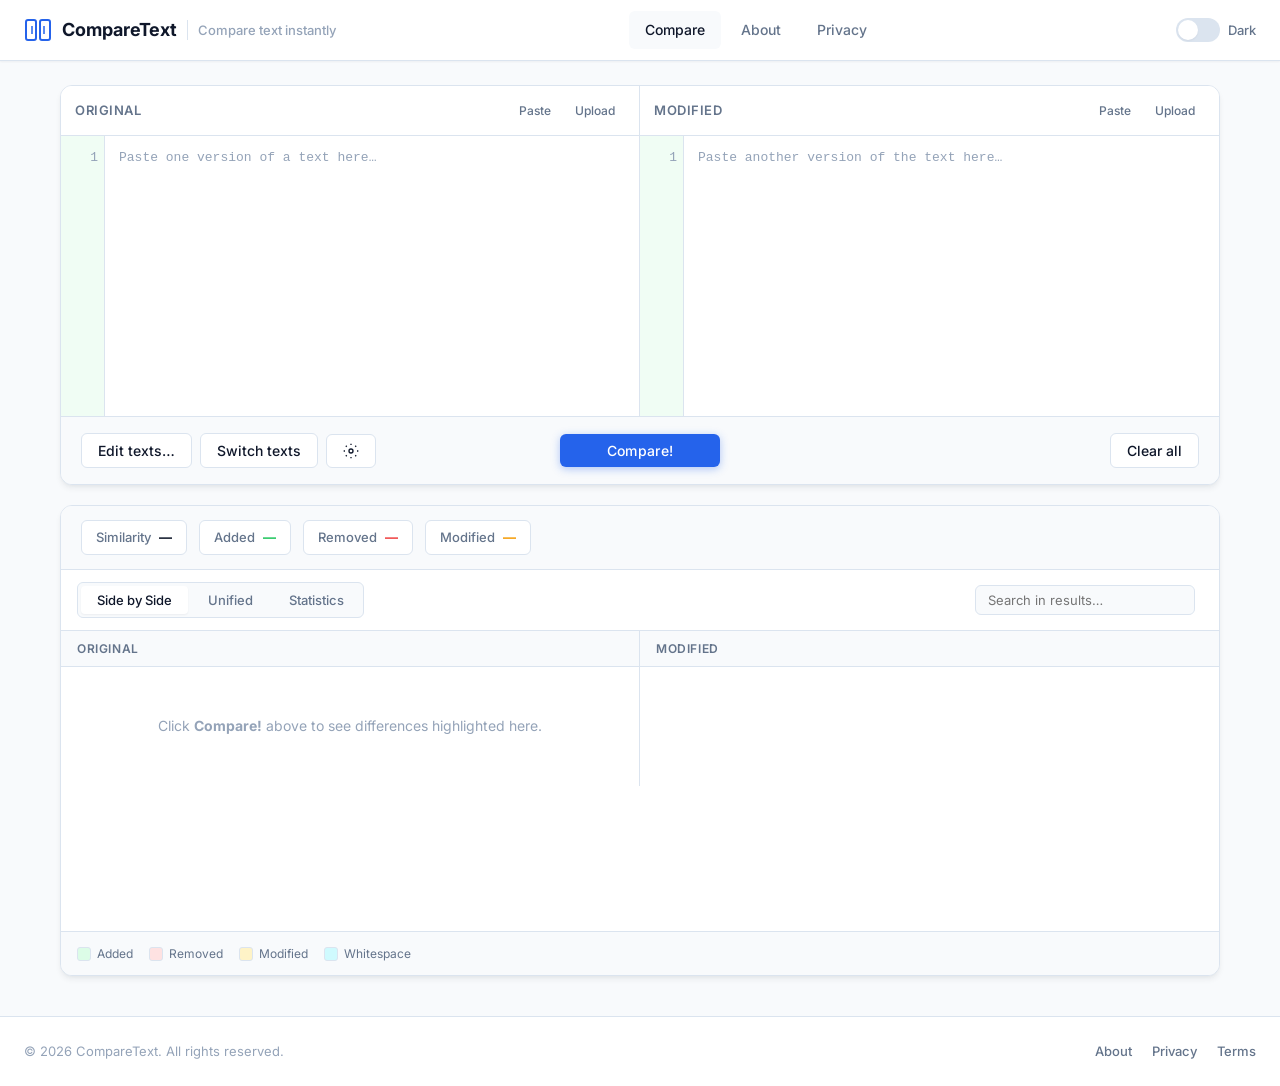
<file: index.html>
<!DOCTYPE html>
<html lang="en" data-theme="light">
<head>
  <meta charset="UTF-8">
  <meta name="viewport" content="width=device-width, initial-scale=1.0">
  <meta http-equiv="X-UA-Compatible" content="IE=edge">

  <!-- Google tag (gtag.js) -->
  <script async src="https://www.googletagmanager.com/gtag/js?id=G-F5N67VEYFH"></script>
  <script>
    window.dataLayer = window.dataLayer || [];
    function gtag(){dataLayer.push(arguments);}
    gtag('js', new Date());
    gtag('config', 'G-F5N67VEYFH');
  </script>

  <title>CompareText — Compare Text Instantly | Line, Word &amp; Character Diff</title>
  <meta name="description" content="CompareText is a free, privacy-first text comparison tool. Compare two texts line by line, word by word, and character by character. No login — your text stays in your browser.">
  <meta name="keywords" content="text compare, diff checker, text diff, line compare, word compare, character compare, online diff tool">
  <meta name="author" content="CompareText">
  <meta name="robots" content="index, follow">
  <link rel="canonical" href="https://comparetext.app/">

  <!-- Open Graph -->
  <meta property="og:type" content="website">
  <meta property="og:url" content="https://comparetext.app/">
  <meta property="og:title" content="CompareText — Compare Text Instantly">
  <meta property="og:description" content="Professional text comparison tool. Compare line by line, word by word, and character by character. 100% local — no data leaves your browser.">
  <meta property="og:site_name" content="CompareText">
  <meta property="og:locale" content="en_US">

  <!-- Twitter Card -->
  <meta name="twitter:card" content="summary_large_image">
  <meta name="twitter:title" content="CompareText — Compare Text Instantly">
  <meta name="twitter:description" content="Professional text comparison tool. Compare line by line, word by word, and character by character. 100% local — no data leaves your browser.">

  <!-- Schema.org -->
  <script type="application/ld+json">
  {
    "@context": "https://schema.org",
    "@type": "WebApplication",
    "name": "CompareText",
    "url": "https://comparetext.app/",
    "description": "Professional text comparison tool for line, word, and character diff. Runs entirely in the browser.",
    "applicationCategory": "UtilitiesApplication",
    "operatingSystem": "Any",
    "offers": { "@type": "Offer", "price": "0", "priceCurrency": "USD" },
    "browserRequirements": "Requires JavaScript. Works in Chrome, Firefox, Safari, Edge."
  }
  </script>

  <!-- Resolve asset paths for GitHub Pages project sites (/Text-Compare/) -->
  <script>
    (function () {
      var path = location.pathname;
      if (path.endsWith('/index.html')) path = path.slice(0, -'/index.html'.length) || '/';
      if (path.length > 1 && path.endsWith('/')) path = path.slice(0, -1);

      var basePath = '';
      if (location.protocol === 'file:') {
        window.__APP_BASE__ = '';
      } else {
        var spaRoutes = ['/about', '/privacy', '/terms', '/tools/text-compare'];
        for (var i = 0; i < spaRoutes.length; i++) {
          var idx = path.indexOf(spaRoutes[i]);
          if (idx >= 0) { basePath = idx > 0 ? path.slice(0, idx) : ''; break; }
        }
        if (basePath === '') {
          var segments = path.split('/').filter(Boolean);
          if (segments.length > 0) basePath = '/' + segments[0];
        }
        window.__APP_BASE__ = basePath;
      }

      function assetUrl(relative) {
        if (location.protocol === 'file:') return relative;
        return (basePath || '') + '/' + relative.replace(/^\//, '');
      }

      function addLink(rel, href, type) {
        var link = document.createElement('link');
        link.rel = rel;
        link.href = assetUrl(href);
        if (type) link.type = type;
        document.head.appendChild(link);
      }

      addLink('manifest', 'manifest.json');
      addLink('icon', 'assets/icons/favicon.svg', 'image/svg+xml');
      addLink('apple-touch-icon', 'assets/icons/favicon.svg');
      addLink('stylesheet', 'assets/css/style.css');

      var script = document.createElement('script');
      script.src = assetUrl('assets/js/script.js');
      script.defer = true;
      document.head.appendChild(script);
    })();
  </script>

  <link rel="preconnect" href="https://fonts.googleapis.com">
  <link rel="preconnect" href="https://fonts.gstatic.com" crossorigin>
  <link href="https://fonts.googleapis.com/css2?family=Inter:wght@400;500;600;700&display=swap" rel="stylesheet">
</head>
<body>
  <a href="#main-content" class="skip-link">Skip to main content</a>

  <!-- Header -->
  <header class="site-header" role="banner">
    <div class="header-inner">
      <a href="#" class="logo" data-page="home" aria-label="CompareText home">
        <svg class="logo-icon" width="28" height="28" viewBox="0 0 28 28" fill="none" aria-hidden="true">
          <rect x="2" y="4" width="10" height="20" rx="2" stroke="currentColor" stroke-width="2"/>
          <rect x="16" y="4" width="10" height="20" rx="2" stroke="currentColor" stroke-width="2"/>
          <line x1="8" y1="10" x2="8" y2="18" stroke="currentColor" stroke-width="1.5"/>
          <line x1="20" y1="10" x2="20" y2="18" stroke="currentColor" stroke-width="1.5"/>
        </svg>
        <span class="logo-text">CompareText</span>
        <span class="logo-tagline">Compare text instantly</span>
      </a>

      <nav class="main-nav" role="navigation" aria-label="Main navigation">
        <ul class="nav-list">
          <li><a href="#" class="nav-link active" data-page="home">Compare</a></li>
          <li><a href="#" class="nav-link" data-page="about">About</a></li>
          <li><a href="#" class="nav-link" data-page="privacy">Privacy</a></li>
        </ul>
      </nav>

      <div class="header-actions">
        <label class="theme-toggle" aria-label="Toggle dark mode">
          <input type="checkbox" id="themeToggle" role="switch" aria-checked="false">
          <span class="toggle-track">
            <span class="toggle-thumb"></span>
          </span>
          <span class="toggle-label">Dark</span>
        </label>
        <button class="mobile-menu-btn" id="mobileMenuBtn" aria-label="Open menu" aria-expanded="false" aria-controls="mobileNav">
          <span class="hamburger"></span>
        </button>
      </div>
    </div>

    <nav class="mobile-nav" id="mobileNav" aria-label="Mobile navigation" hidden>
      <ul class="mobile-nav-list">
        <li><a href="#" class="nav-link active" data-page="home">Compare</a></li>
        <li><a href="#" class="nav-link" data-page="about">About</a></li>
        <li><a href="#" class="nav-link" data-page="privacy">Privacy</a></li>
      </ul>
    </nav>
  </header>

  <main id="main-content">

    <!-- HOME PAGE -->
    <section id="home" class="page page-active" aria-labelledby="hero-heading">
      <h1 id="hero-heading" class="sr-only">Compare Text Instantly</h1>

      <div class="workspace">
        <!-- Input: two side-by-side editors -->
        <div class="input-section">
          <div class="editors-container">
            <div class="editor-panel" id="editorPanelA">
              <div class="editor-header">
                <span class="editor-label">Original</span>
                <div class="editor-actions">
                  <button type="button" class="btn btn-ghost btn-sm" data-action="paste" data-editor="A" aria-label="Paste into original editor">Paste</button>
                  <label class="btn btn-ghost btn-sm upload-btn" aria-label="Upload file to original editor">
                    Upload
                    <input type="file" class="file-input" data-editor="A" accept=".txt,.log,.csv,.json,.xml,.html,.css,.js,.md" hidden>
                  </label>
                </div>
              </div>
              <div class="editor-wrapper" data-editor="A">
                <div class="line-numbers" id="lineNumbersA" aria-hidden="true">1</div>
                <textarea
                  id="editorA"
                  class="editor-textarea"
                  spellcheck="false"
                  autocomplete="off"
                  autocorrect="off"
                  autocapitalize="off"
                  aria-label="Original text editor"
                  placeholder="Paste one version of a text here…"
                ></textarea>
              </div>
            </div>

            <div class="editor-panel" id="editorPanelB">
              <div class="editor-header">
                <span class="editor-label">Modified</span>
                <div class="editor-actions">
                  <button type="button" class="btn btn-ghost btn-sm" data-action="paste" data-editor="B" aria-label="Paste into modified editor">Paste</button>
                  <label class="btn btn-ghost btn-sm upload-btn" aria-label="Upload file to modified editor">
                    Upload
                    <input type="file" class="file-input" data-editor="B" accept=".txt,.log,.csv,.json,.xml,.html,.css,.js,.md" hidden>
                  </label>
                </div>
              </div>
              <div class="editor-wrapper" data-editor="B">
                <div class="line-numbers" id="lineNumbersB" aria-hidden="true">1</div>
                <textarea
                  id="editorB"
                  class="editor-textarea"
                  spellcheck="false"
                  autocomplete="off"
                  autocorrect="off"
                  autocapitalize="off"
                  aria-label="Modified text editor"
                  placeholder="Paste another version of the text here…"
                ></textarea>
              </div>
            </div>
          </div>

          <!-- Action bar (like text-compare.com) -->
          <div class="action-bar" role="toolbar" aria-label="Comparison actions">
            <div class="action-bar-left">
              <div class="dropdown" id="editTextsDropdown">
                <button type="button" class="btn btn-secondary dropdown-toggle" id="btnEditTexts" aria-haspopup="true" aria-expanded="false">
                  Edit texts…
                </button>
                <ul class="dropdown-menu" role="menu" aria-label="Edit text options">
                  <li role="none"><button type="button" class="dropdown-item" data-tool="uppercase" role="menuitem">To uppercase</button></li>
                  <li role="none"><button type="button" class="dropdown-item" data-tool="lowercase" role="menuitem">To lowercase</button></li>
                  <li role="none"><button type="button" class="dropdown-item" data-tool="sort" role="menuitem">Sort lines</button></li>
                  <li role="none"><button type="button" class="dropdown-item" data-tool="removeBlank" role="menuitem">Remove blank lines</button></li>
                  <li role="none"><button type="button" class="dropdown-item" data-tool="normalizeSpaces" role="menuitem">Remove excess white space</button></li>
                  <li role="none"><button type="button" class="dropdown-item" data-tool="trim" role="menuitem">Trim lines</button></li>
                </ul>
              </div>
              <button type="button" class="btn btn-secondary" id="btnSwap" aria-label="Switch texts (Ctrl+Shift+S)">Switch texts</button>
              <button type="button" class="btn btn-secondary btn-icon-only" id="btnSettings" aria-label="Comparison settings" aria-expanded="false" aria-controls="settingsPanel">
                <svg width="16" height="16" viewBox="0 0 24 24" fill="none" stroke="currentColor" stroke-width="2" aria-hidden="true"><circle cx="12" cy="12" r="3"/><path d="M12 1v2M12 21v2M4.22 4.22l1.42 1.42M18.36 18.36l1.42 1.42M1 12h2M21 12h2M4.22 19.78l1.42-1.42M18.36 5.64l1.42-1.42"/></svg>
              </button>
            </div>

            <div class="action-bar-center">
              <button type="button" class="btn btn-compare" id="btnCompare" aria-label="Compare texts (Ctrl+Enter)">
                Compare!
              </button>
            </div>

            <div class="action-bar-right">
              <button type="button" class="btn btn-secondary" id="btnClear" aria-label="Clear all (Ctrl+L)">Clear all</button>
            </div>
          </div>

          <!-- Settings Panel -->
          <div class="settings-panel" id="settingsPanel" hidden role="region" aria-label="Comparison settings">
            <div class="settings-grid">
              <label class="setting-item">
                <input type="checkbox" id="settingIgnoreCase">
                <span class="setting-check"></span>
                <span class="setting-text">Ignore Case</span>
              </label>
              <label class="setting-item">
                <input type="checkbox" id="settingIgnoreSpaces">
                <span class="setting-check"></span>
                <span class="setting-text">Ignore Spaces</span>
              </label>
              <label class="setting-item">
                <input type="checkbox" id="settingIgnoreTabs">
                <span class="setting-check"></span>
                <span class="setting-text">Ignore Tabs</span>
              </label>
              <label class="setting-item">
                <input type="checkbox" id="settingIgnoreBlankLines">
                <span class="setting-check"></span>
                <span class="setting-text">Ignore Blank Lines</span>
              </label>
              <label class="setting-item">
                <input type="checkbox" id="settingTrimLines">
                <span class="setting-check"></span>
                <span class="setting-text">Trim Lines</span>
              </label>
              <label class="setting-item">
                <input type="checkbox" id="settingIgnorePunctuation">
                <span class="setting-check"></span>
                <span class="setting-text">Ignore Punctuation</span>
              </label>
              <label class="setting-item">
                <input type="checkbox" id="settingCompareWhitespace">
                <span class="setting-check"></span>
                <span class="setting-text">Compare White Spaces</span>
              </label>
              <label class="setting-item">
                <input type="checkbox" id="settingLiveCompare">
                <span class="setting-check"></span>
                <span class="setting-text">Live Compare</span>
              </label>
            </div>
            <div class="settings-mode">
              <span class="settings-mode-label">Compare Mode:</span>
              <div class="mode-toggle" role="radiogroup" aria-label="Comparison mode">
                <label class="mode-option">
                  <input type="radio" name="compareMode" value="line" checked>
                  <span>Line</span>
                </label>
                <label class="mode-option">
                  <input type="radio" name="compareMode" value="word">
                  <span>Word</span>
                </label>
                <label class="mode-option">
                  <input type="radio" name="compareMode" value="char">
                  <span>Character</span>
                </label>
              </div>
            </div>
          </div>
        </div>

        <!-- Results -->
        <div class="result-section" id="resultSection" role="region" aria-label="Comparison results">
          <div class="result-summary" id="resultSummary" aria-live="polite" hidden>
            <div class="summary-item">
              <span class="summary-label">Similarity</span>
              <span class="summary-value" id="summarySimilarity">—</span>
            </div>
            <div class="summary-item summary-added">
              <span class="summary-label">Added</span>
              <span class="summary-value" id="summaryAdded">—</span>
            </div>
            <div class="summary-item summary-removed">
              <span class="summary-label">Removed</span>
              <span class="summary-value" id="summaryRemoved">—</span>
            </div>
            <div class="summary-item summary-modified">
              <span class="summary-label">Modified</span>
              <span class="summary-value" id="summaryModified">—</span>
            </div>
          </div>

          <div class="result-header">
            <div class="result-tabs" role="tablist" aria-label="Result view tabs">
              <button type="button" class="result-tab active" role="tab" id="tabSideBySide" aria-selected="true" aria-controls="panelSideBySide" data-tab="sideBySide">Side by Side</button>
              <button type="button" class="result-tab" role="tab" id="tabUnified" aria-selected="false" aria-controls="panelUnified" data-tab="unified">Unified</button>
              <button type="button" class="result-tab" role="tab" id="tabStatistics" aria-selected="false" aria-controls="panelStatistics" data-tab="statistics">Statistics</button>
            </div>
            <div class="result-search">
              <label for="resultSearch" class="sr-only">Search in results</label>
              <input type="search" id="resultSearch" class="search-input" placeholder="Search in results…" aria-label="Search in comparison results">
              <span class="search-count" id="searchCount" aria-live="polite"></span>
            </div>
          </div>

          <div class="result-panels">
            <div class="result-panel active" id="panelSideBySide" role="tabpanel" aria-labelledby="tabSideBySide">
              <div class="diff-labels">
                <span class="diff-label">Original</span>
                <span class="diff-label">Modified</span>
              </div>
              <div class="diff-container side-by-side">
                <div class="diff-pane" id="diffPaneLeft" aria-label="Original diff view">
                  <div class="diff-content" id="diffLeft">
                    <p class="empty-state">Click <strong>Compare!</strong> above to see differences highlighted here.</p>
                  </div>
                </div>
                <div class="diff-pane" id="diffPaneRight" aria-label="Modified diff view">
                  <div class="diff-content" id="diffRight"></div>
                </div>
              </div>
            </div>

            <div class="result-panel" id="panelUnified" role="tabpanel" aria-labelledby="tabUnified" hidden>
              <div class="diff-container unified">
                <div class="diff-content" id="diffUnified">
                  <p class="empty-state">Click <strong>Compare!</strong> to see the unified diff.</p>
                </div>
              </div>
            </div>

            <div class="result-panel" id="panelStatistics" role="tabpanel" aria-labelledby="tabStatistics" hidden>
              <div class="statistics-detail" id="statisticsDetail">
                <p class="empty-state">Run a comparison to see detailed statistics.</p>
              </div>
            </div>
          </div>

          <div class="legend" aria-label="Diff color legend">
            <span class="legend-item"><span class="legend-swatch legend-added"></span> Added</span>
            <span class="legend-item"><span class="legend-swatch legend-removed"></span> Removed</span>
            <span class="legend-item"><span class="legend-swatch legend-modified"></span> Modified</span>
            <span class="legend-item"><span class="legend-swatch legend-whitespace"></span> Whitespace</span>
          </div>
        </div>
      </div>
    </section>

    <!-- ABOUT PAGE -->
    <section id="about" class="page" aria-labelledby="about-heading" hidden>
      <div class="content-page">
        <h1 id="about-heading">About CompareText</h1>
        <p class="lead">CompareText is a professional, privacy-first text comparison tool that runs entirely in your browser. No servers, no accounts — your text never leaves your device.</p>

        <h2>Features</h2>
        <ul class="feature-list">
          <li><strong>Multi-level comparison</strong> — Compare at line, word, or character granularity.</li>
          <li><strong>LCS-based diff engine</strong> — Professional longest common subsequence algorithm, not naive index comparison.</li>
          <li><strong>Flexible options</strong> — Ignore case, spaces, tabs, blank lines, punctuation, and more.</li>
          <li><strong>Three result views</strong> — Side-by-side, unified, and detailed statistics.</li>
          <li><strong>Syntax highlighting</strong> — Color-coded additions, deletions, modifications, and whitespace changes.</li>
          <li><strong>File support</strong> — Upload TXT, LOG, CSV, JSON, XML, HTML, CSS, and JS files.</li>
          <li><strong>Drag &amp; drop</strong> — Drop files directly onto either editor panel.</li>
          <li><strong>Keyboard shortcuts</strong> — Compare, switch texts, and clear without touching the mouse.</li>
          <li><strong>Live compare</strong> — See results update as you type.</li>
          <li><strong>Dark mode</strong> — Easy on the eyes for long sessions.</li>
        </ul>

        <h2>Security</h2>
        <p>All text comparison happens locally in your browser using vanilla JavaScript. Your text never leaves your device. Google Analytics is used for anonymous site usage statistics only — it does not receive your compared text.</p>

        <h2>FAQ</h2>
        <dl class="faq-list">
          <dt>Is CompareText free?</dt>
          <dd>Yes, completely free with no limitations.</dd>
          <dt>Do I need to create an account?</dt>
          <dd>No. CompareText works instantly without registration.</dd>
          <dt>Is my data stored anywhere?</dt>
          <dd>Only in your browser's local storage (theme preference, settings, and last compared text). Nothing is sent to any server.</dd>
          <dt>What diff algorithm does CompareText use?</dt>
          <dd>CompareText uses the Longest Common Subsequence (LCS) algorithm with Myers-style optimization for character-level diffs, supporting moved line detection.</dd>
          <dt>Can I compare code files?</dt>
          <dd>Yes. Upload or paste JS, CSS, HTML, JSON, XML, CSV, LOG, and TXT files.</dd>
          <dt>Does it work offline?</dt>
          <dd>After the initial page load (and font cache), CompareText works fully offline.</dd>
        </dl>

        <h2>Browser Support</h2>
        <p>CompareText supports all modern browsers:</p>
        <ul class="browser-list">
          <li>Google Chrome 90+</li>
          <li>Mozilla Firefox 88+</li>
          <li>Apple Safari 14+</li>
          <li>Microsoft Edge 90+</li>
        </ul>
      </div>
    </section>

    <!-- PRIVACY PAGE -->
    <section id="privacy" class="page" aria-labelledby="privacy-heading" hidden>
      <div class="content-page">
        <h1 id="privacy-heading">Privacy Policy</h1>
        <p class="lead">Your privacy is not a feature — it's the foundation of CompareText.</p>

        <h2>Cookies</h2>
        <p>CompareText does not use cookies for functionality. Google Analytics may set cookies to measure anonymous site usage. You can opt out via your browser settings or Google's opt-out tools.</p>

        <h2>Analytics</h2>
        <p>CompareText uses Google Analytics to collect anonymous usage statistics such as page views, general traffic patterns, and how visitors navigate the site. This helps us understand usage and improve the tool.</p>
        <p>Your compared text is never sent to Google or any server — all diff processing stays in your browser. See <a href="https://policies.google.com/privacy" rel="noopener noreferrer">Google's Privacy Policy</a> for how Google handles analytics data.</p>

        <h2>Other Third-Party Services</h2>
        <p>CompareText also loads the Inter font from Google Fonts. No advertising trackers or fingerprinting code are used.</p>

        <h2>No Login</h2>
        <p>There is no user account system. You never need to sign up, log in, or provide any personal information to use CompareText.</p>

        <h2>Everything Runs Locally</h2>
        <p>All text comparison, diff computation, file reading, and export operations happen entirely within your browser. No text, files, or comparison results are ever transmitted to any server.</p>

        <h2>Local Storage</h2>
        <p>CompareText uses your browser's localStorage to remember:</p>
        <ul>
          <li>Your theme preference (light or dark)</li>
          <li>Comparison settings (ignore case, live compare, etc.)</li>
          <li>The last text you compared (so you can resume your work)</li>
        </ul>
        <p>This data stays on your device and can be cleared at any time through your browser settings.</p>

        <h2>Contact</h2>
        <p>If you have questions about this privacy policy, please use the About page for more information.</p>
      </div>
    </section>

    <!-- TERMS (linked from footer) -->
    <section id="terms" class="page" aria-labelledby="terms-heading" hidden>
      <div class="content-page">
        <h1 id="terms-heading">Terms of Use</h1>
        <p class="lead">Simple terms for a simple tool.</p>

        <h2>Use of Service</h2>
        <p>CompareText is provided free of charge for personal and commercial use. You may use, modify, and distribute the source code under the terms of its open-source license.</p>

        <h2>No Warranty</h2>
        <p>CompareText is provided "as is" without warranty of any kind. We make no guarantees about accuracy of diff results for all edge cases, though we strive for correctness using industry-standard algorithms.</p>

        <h2>Limitation of Liability</h2>
        <p>In no event shall the authors be liable for any damages arising from the use of CompareText.</p>

        <h2>Changes</h2>
        <p>These terms may be updated from time to time. Continued use of CompareText constitutes acceptance of the updated terms.</p>
      </div>
    </section>

  </main>

  <!-- Footer -->
  <footer class="site-footer" role="contentinfo">
    <div class="footer-inner">
      <p class="footer-copy">&copy; 2026 CompareText. All rights reserved.</p>
      <nav class="footer-nav" aria-label="Footer navigation">
        <a href="#" class="footer-link" data-page="about">About</a>
        <a href="#" class="footer-link" data-page="privacy">Privacy</a>
        <a href="#" class="footer-link" data-page="terms">Terms</a>
      </nav>
    </div>
  </footer>

  <!-- Toast notification -->
  <div class="toast-container" id="toastContainer" aria-live="polite" aria-atomic="true"></div>
</body>
</html>
</file>
